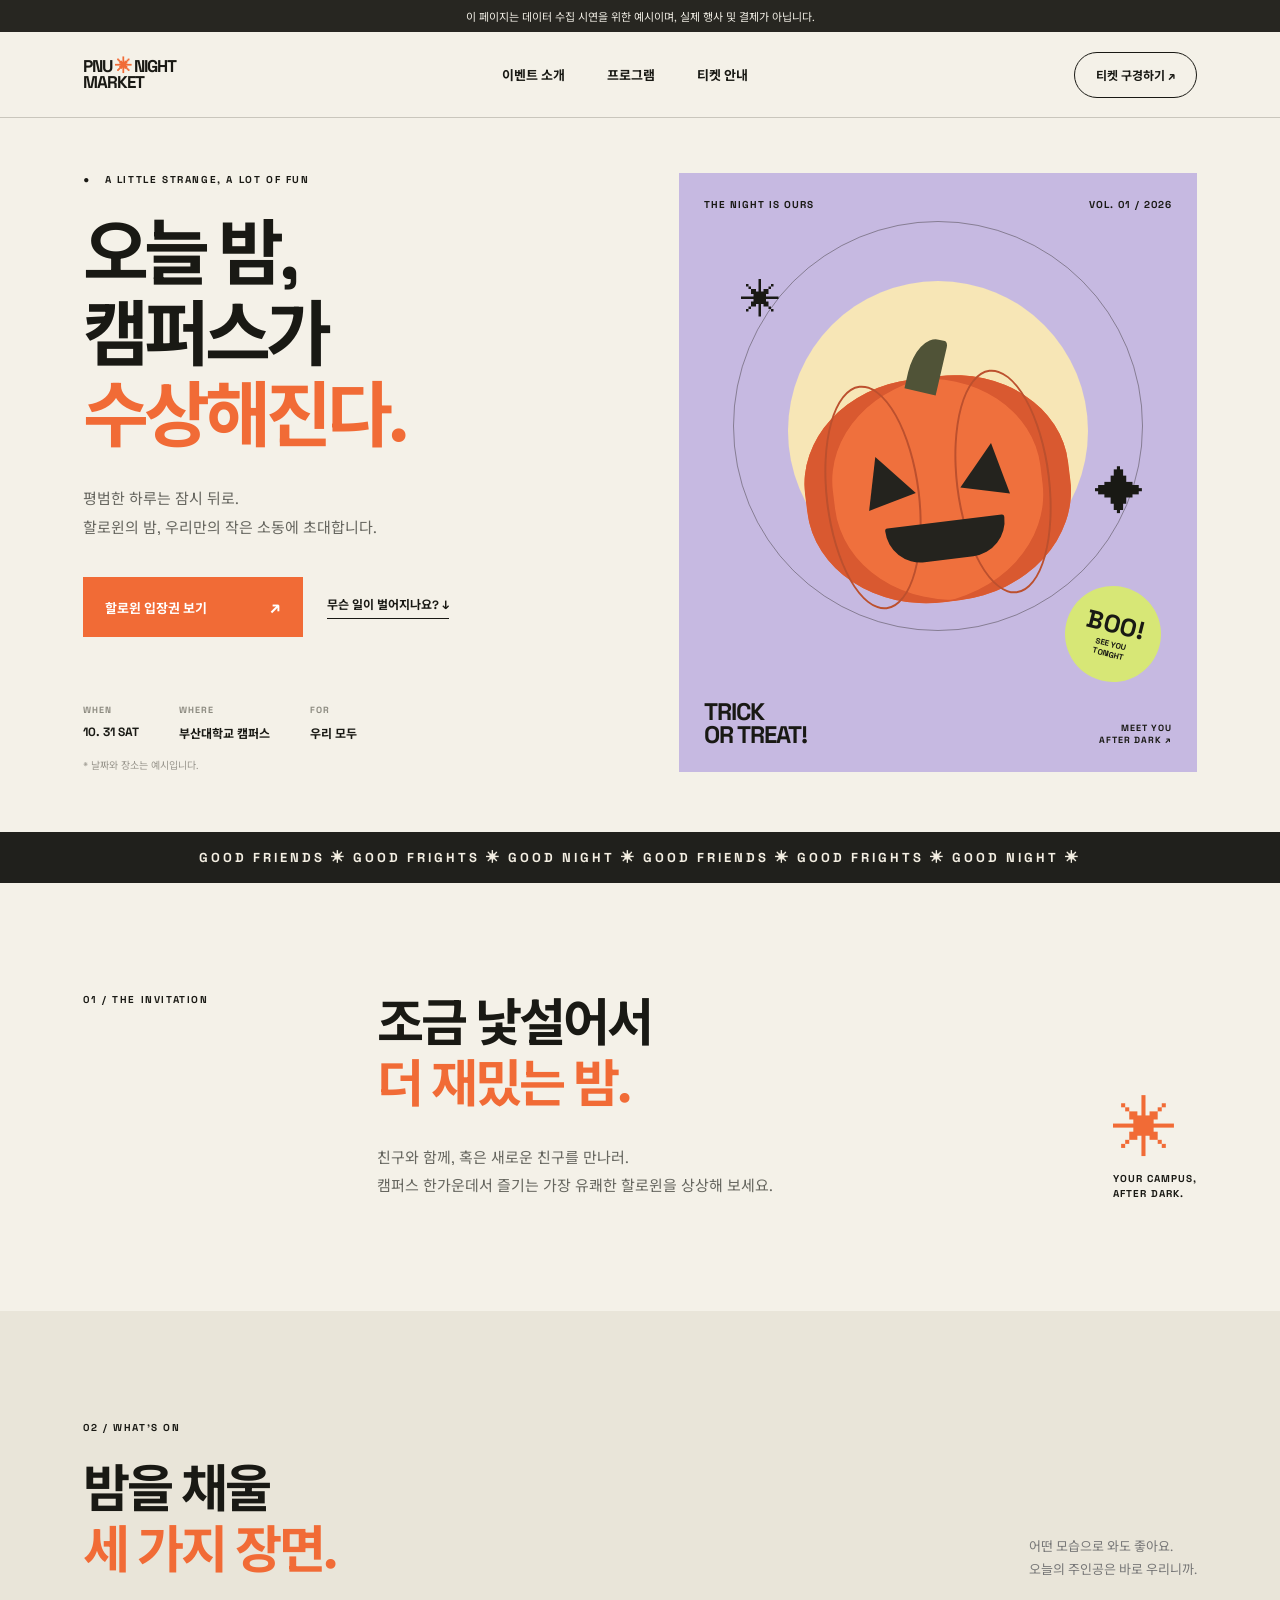
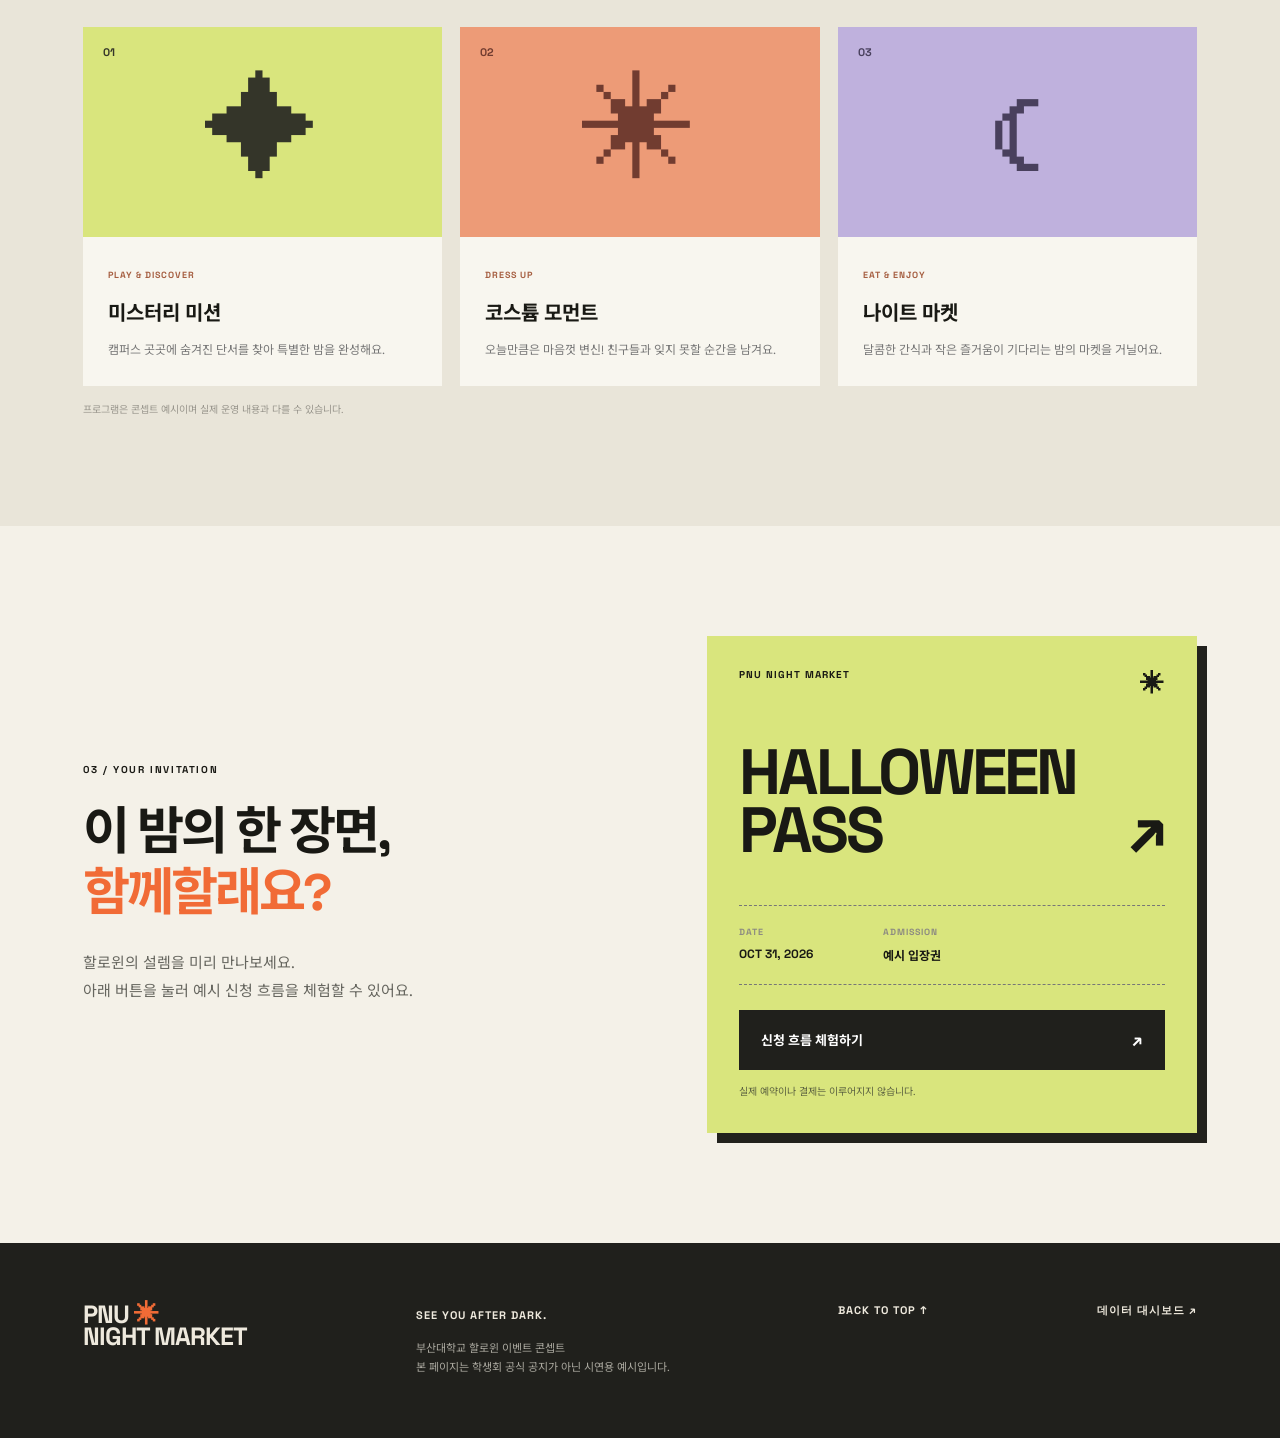
<file: index.html>
﻿<!doctype html><html lang="ko"><head><meta charset="utf-8"><meta name="viewport" content="width=device-width,initial-scale=1"><title>PNU NIGHT MARKET — 할로윈의 밤</title><link rel="preconnect" href="https://fonts.googleapis.com"><link rel="preconnect" href="https://fonts.gstatic.com" crossorigin><link href="https://fonts.googleapis.com/css2?family=Space+Grotesk:wght@400;700&family=Noto+Sans+KR:wght@400;700;900&display=swap" rel="stylesheet"><link rel="stylesheet" href="style.css"></head><body><div class="notice">이 페이지는 데이터 수집 시연을 위한 예시이며, 실제 행사 및 결제가 아닙니다.</div><header><a class="brand" href="#top" data-track="logo">PNU <i>✳</i> NIGHT<br>MARKET</a><nav><a href="#about" data-track="nav_about">이벤트 소개</a><a href="#program" data-track="nav_program">프로그램</a><a href="#ticket" data-track="nav_ticket">티켓 안내</a></nav><a class="header-link" href="#ticket" data-track="header_ticket">티켓 구경하기 ↗</a></header><main id="top"><section class="hero"><div class="hero-copy"><div class="label">● &nbsp; A LITTLE STRANGE, A LOT OF FUN</div><h1>오늘 밤,<br>캠퍼스가<br><em>수상해진다.</em></h1><p>평범한 하루는 잠시 뒤로.<br>할로윈의 밤, 우리만의 작은 소동에 초대합니다.</p><div class="actions"><a class="btn orange" href="#ticket" data-track="hero_ticket">할로윈 입장권 보기 <span>↗</span></a><a class="text-link" href="#program" data-track="hero_program">무슨 일이 벌어지나요? ↓</a></div><div class="meta"><div><small>WHEN</small><b>10. 31 SAT</b></div><div><small>WHERE</small><b>부산대학교 캠퍼스</b></div><div><small>FOR</small><b>우리 모두</b></div></div><div class="caption">* 날짜와 장소는 예시입니다.</div></div><div class="poster" aria-label="할로윈 호박 일러스트"><div class="poster-top"><span>THE NIGHT IS OURS</span><span>VOL. 01 / 2026</span></div><div class="orbit"></div><div class="moon"></div><div class="star star1">✳</div><div class="star star2">✦</div><div class="pumpkin"><div class="stem"></div><div class="eye left"></div><div class="eye right"></div><div class="mouth"></div></div><div class="sticker">BOO!<small>SEE YOU<br>TONIGHT</small></div><div class="poster-bottom"><span>TRICK<br>OR TREAT!</span><span>MEET YOU<br>AFTER DARK ↗</span></div></div></section><div class="ticker">GOOD FRIENDS ✳ GOOD FRIGHTS ✳ GOOD NIGHT ✳ GOOD FRIENDS ✳ GOOD FRIGHTS ✳ GOOD NIGHT ✳</div><section class="intro section" id="about"><div class="label">01 / THE INVITATION</div><div><h2>조금 낯설어서<br><em>더 재밌는 밤.</em></h2><p>친구와 함께, 혹은 새로운 친구를 만나러.<br>캠퍼스 한가운데서 즐기는 가장 유쾌한 할로윈을 상상해 보세요.</p></div><div class="aside">✳<small>YOUR CAMPUS,<br>AFTER DARK.</small></div></section><section class="program section" id="program"><div class="section-heading"><div><div class="label">02 / WHAT'S ON</div><h2>밤을 채울<br><em>세 가지 장면.</em></h2></div><p>어떤 모습으로 와도 좋아요.<br>오늘의 주인공은 바로 우리니까.</p></div><div class="cards"><article><div class="art art1"><b>01</b>✦</div><div class="card-text"><small>PLAY & DISCOVER</small><h3>미스터리 미션</h3><p>캠퍼스 곳곳에 숨겨진 단서를 찾아 특별한 밤을 완성해요.</p></div></article><article><div class="art art2"><b>02</b>✳</div><div class="card-text"><small>DRESS UP</small><h3>코스튬 모먼트</h3><p>오늘만큼은 마음껏 변신! 친구들과 잊지 못할 순간을 남겨요.</p></div></article><article><div class="art art3"><b>03</b>☾</div><div class="card-text"><small>EAT & ENJOY</small><h3>나이트 마켓</h3><p>달콤한 간식과 작은 즐거움이 기다리는 밤의 마켓을 거닐어요.</p></div></article></div><p class="caption">프로그램은 콘셉트 예시이며 실제 운영 내용과 다를 수 있습니다.</p></section><section class="ticket section" id="ticket"><div><div class="label">03 / YOUR INVITATION</div><h2>이 밤의 한 장면,<br><em>함께할래요?</em></h2><p>할로윈의 설렘을 미리 만나보세요.<br>아래 버튼을 눌러 예시 신청 흐름을 체험할 수 있어요.</p></div><div class="ticket-box"><div class="ticket-head"><span>PNU NIGHT MARKET</span><span>✳</span></div><div class="ticket-title">HALLOWEEN<br>PASS <span>↗</span></div><div class="ticket-info"><div><small>DATE</small><b>OCT 31, 2026</b></div><div><small>ADMISSION</small><b>예시 입장권</b></div></div><button class="btn dark" id="open-checkout" data-track="ticket_checkout">신청 흐름 체험하기 <span>↗</span></button><p>실제 예약이나 결제는 이루어지지 않습니다.</p></div></section></main><footer><div class="footer-brand">PNU <i>✳</i><br>NIGHT MARKET</div><div><strong>SEE YOU AFTER DARK.</strong><p>부산대학교 할로윈 이벤트 콘셉트<br>본 페이지는 학생회 공식 공지가 아닌 시연용 예시입니다.</p></div><a href="#top" data-track="back_to_top">BACK TO TOP ↑</a><a href="dashboard.html">데이터 대시보드 ↗</a></footer><dialog id="checkout"><form method="dialog"><button class="close" aria-label="닫기" data-track="checkout_close">×</button></form><div id="checkout-step"><div class="label">ONE LAST STEP / DEMO</div><h2>거의 다 왔어요 <em>✳</em></h2><p>이 버튼은 구매 완료를 가정한 시연입니다. 실제 결제나 예약은 진행되지 않아요.</p><button class="btn orange" id="complete" data-track="demo_complete_button">체험 완료하기 <span>↗</span></button></div><div id="success-step" hidden><div class="label">DEMO COMPLETE</div><h2>즐거운 밤 되세요! <em>✳</em></h2><p>시연이 완료되었습니다. 실제 티켓은 발급되지 않았어요.</p><button class="btn dark" id="finish" data-track="success_close">확인 <span>↗</span></button></div></dialog><script src="app.js"></script></body></html>
</file>
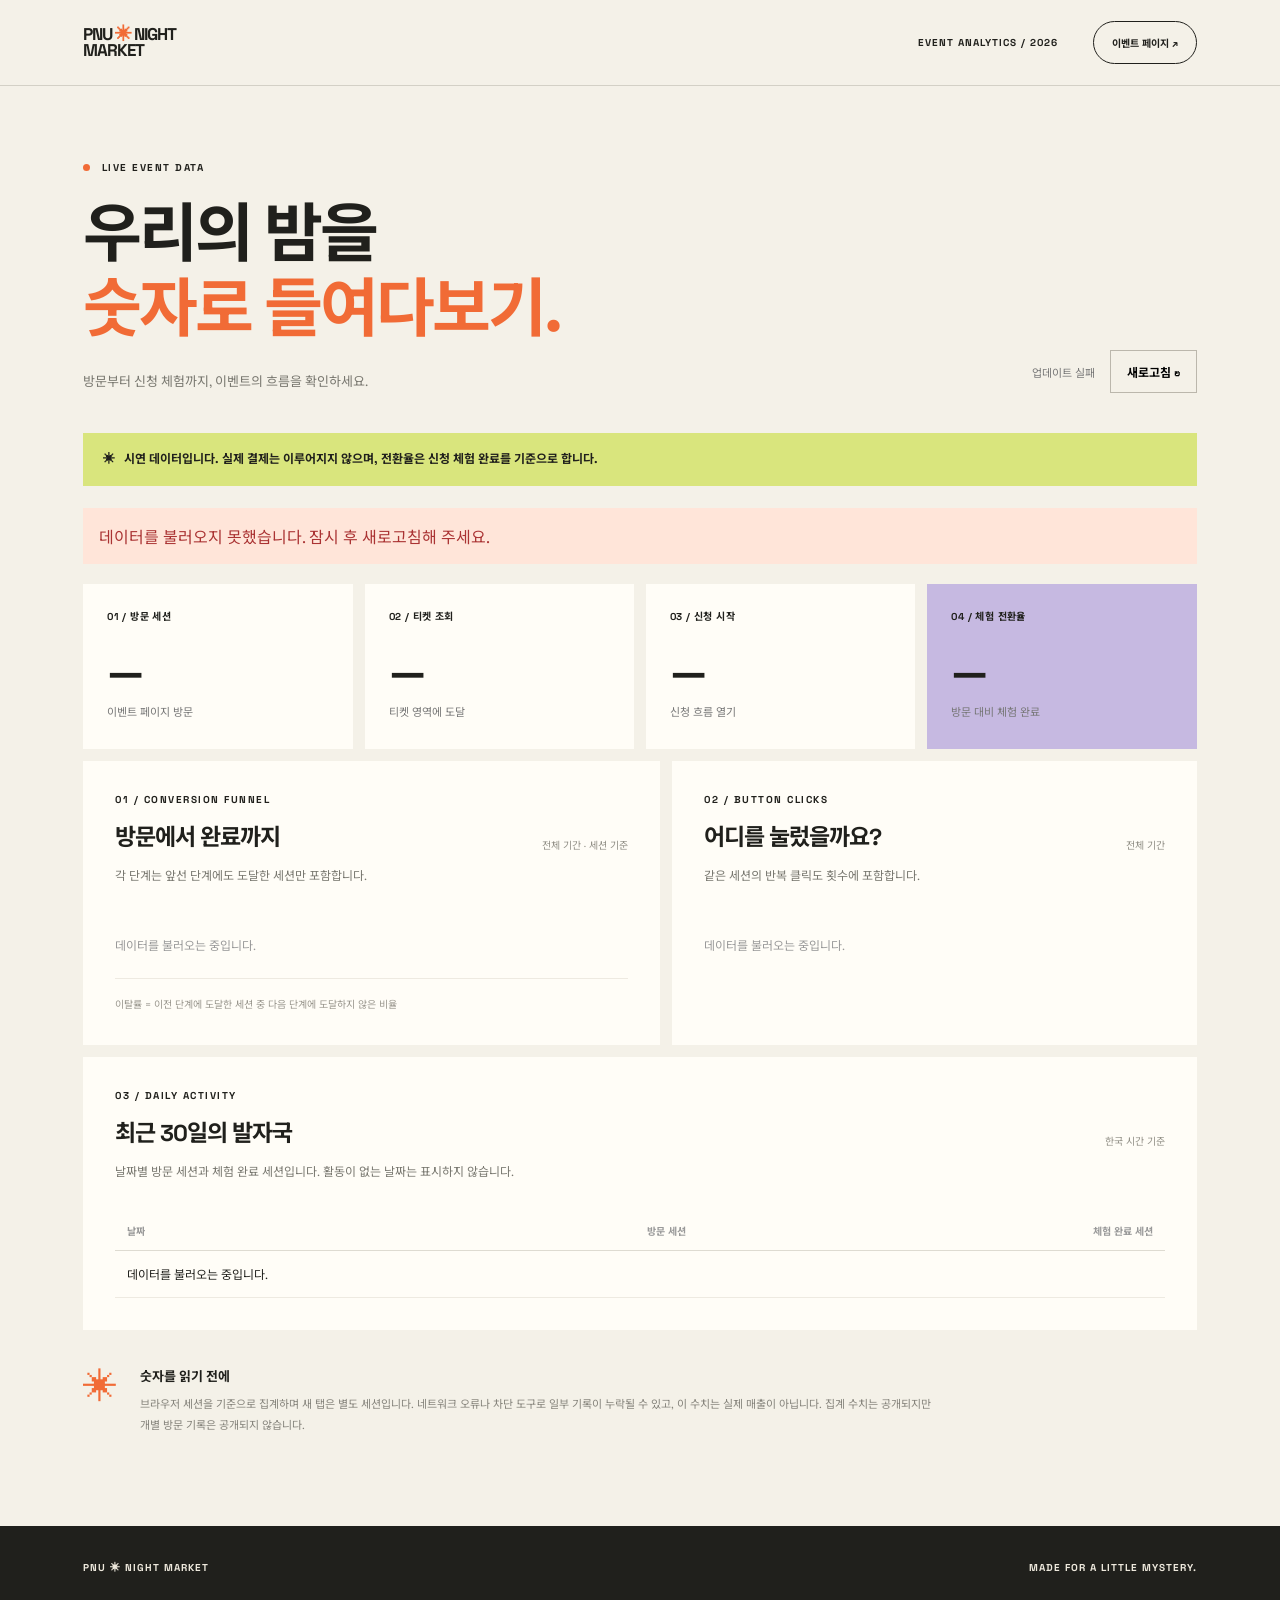
<file: dashboard.html>
﻿<!doctype html><html lang="ko"><head><meta charset="utf-8"><meta name="viewport" content="width=device-width,initial-scale=1"><meta name="theme-color" content="#191914"><title>이벤트 분석 — PNU NIGHT MARKET</title><link rel="preconnect" href="https://fonts.googleapis.com"><link rel="preconnect" href="https://fonts.gstatic.com" crossorigin><link href="https://fonts.googleapis.com/css2?family=Space+Grotesk:wght@400;500;700&family=Noto+Sans+KR:wght@400;500;700;900&display=swap" rel="stylesheet"><link rel="stylesheet" href="dashboard.css"></head><body><header><a class="brand" href="index.html">PNU <span>✳</span> NIGHT<br>MARKET</a><div class="head-right"><span>EVENT ANALYTICS / 2026</span><a href="index.html">이벤트 페이지 ↗</a></div></header><main><div class="heading"><div><div class="eyebrow"><span></span> LIVE EVENT DATA</div><h1>우리의 밤을<br><em>숫자로 들여다보기.</em></h1><p>방문부터 신청 체험까지, 이벤트의 흐름을 확인하세요.</p></div><div class="refresh"><span id="updated">데이터 불러오는 중</span><button id="refresh" type="button">새로고침 ↻</button></div></div><div class="notice">✳ &nbsp; 시연 데이터입니다. 실제 결제는 이루어지지 않으며, 전환율은 신청 체험 완료를 기준으로 합니다.</div><div id="error" class="error" role="alert" hidden>데이터를 불러오지 못했습니다. 잠시 후 새로고침해 주세요.</div><section aria-label="핵심 지표" class="metrics"><article><small>01 / 방문 세션</small><strong id="visits">—</strong><p>이벤트 페이지 방문</p></article><article><small>02 / 티켓 조회</small><strong id="ticket">—</strong><p>티켓 영역에 도달</p></article><article><small>03 / 신청 시작</small><strong id="checkout">—</strong><p>신청 흐름 열기</p></article><article class="accent"><small>04 / 체험 전환율</small><strong id="conversion">—</strong><p>방문 대비 체험 완료</p></article></section><div class="layout"><section class="panel funnel"><div class="panel-head"><div><div class="eyebrow">01 / CONVERSION FUNNEL</div><h2>방문에서 완료까지</h2></div><span>전체 기간 · 세션 기준</span></div><p class="description">각 단계는 앞선 단계에도 도달한 세션만 포함합니다.</p><div id="funnel" class="funnel-list"><p class="empty">데이터를 불러오는 중입니다.</p></div><div class="footnote">이탈률 = 이전 단계에 도달한 세션 중 다음 단계에 도달하지 않은 비율</div></section><section class="panel buttons"><div class="panel-head"><div><div class="eyebrow">02 / BUTTON CLICKS</div><h2>어디를 눌렀을까요?</h2></div><span>전체 기간</span></div><p class="description">같은 세션의 반복 클릭도 횟수에 포함합니다.</p><div id="buttons"><p class="empty">데이터를 불러오는 중입니다.</p></div></section></div><section class="panel daily"><div class="panel-head"><div><div class="eyebrow">03 / DAILY ACTIVITY</div><h2>최근 30일의 발자국</h2></div><span>한국 시간 기준</span></div><p class="description">날짜별 방문 세션과 체험 완료 세션입니다. 활동이 없는 날짜는 표시하지 않습니다.</p><div class="table-wrap"><table><thead><tr><th>날짜</th><th>방문 세션</th><th>체험 완료 세션</th></tr></thead><tbody id="daily"><tr><td colspan="3">데이터를 불러오는 중입니다.</td></tr></tbody></table></div></section><div class="method"><span>✳</span><div><strong>숫자를 읽기 전에</strong><p>브라우저 세션을 기준으로 집계하며 새 탭은 별도 세션입니다. 네트워크 오류나 차단 도구로 일부 기록이 누락될 수 있고, 이 수치는 실제 매출이 아닙니다. 집계 수치는 공개되지만 개별 방문 기록은 공개되지 않습니다.</p></div></div></main><footer><span>PNU ✳ NIGHT MARKET</span><span>MADE FOR A LITTLE MYSTERY.</span></footer><script src="dashboard.js"></script></body></html>
</file>
<file: style.css>
﻿:root{--ink:#191914;--paper:#f4f1e8;--orange:#f16b36}*{box-sizing:border-box}html{scroll-behavior:smooth}body{margin:0;background:var(--paper);color:var(--ink);font-family:'Space Grotesk','Noto Sans KR',sans-serif}a{color:inherit;text-decoration:none}button{font:inherit;cursor:pointer}.notice{background:#272621;color:#f1eee5;text-align:center;font-size:11px;padding:8px}header{height:86px;display:flex;align-items:center;justify-content:space-between;padding:0 6.5%;border-bottom:1px solid #c9c6bc}.brand,.footer-brand{font:700 17px/.91 'Space Grotesk';letter-spacing:-1px}i{color:var(--orange);font-style:normal}nav{display:flex;gap:42px;font-size:13px;font-weight:700}.header-link{border:1px solid;border-radius:40px;padding:13px 21px;font-size:12px;font-weight:700}.hero{display:grid;grid-template-columns:1fr 1fr;min-height:650px;padding:55px 6.5% 60px;gap:7%}.hero-copy{display:flex;flex-direction:column;justify-content:center}.label{font:700 10px 'Space Grotesk';letter-spacing:1.6px}h1,h2,h3,p{margin:0}h1{font-size:clamp(48px,5.6vw,82px);line-height:1.13;letter-spacing:-5px;margin:28px 0}em{font-style:normal;color:var(--orange)}.hero-copy>p,.intro p,.ticket>div>p{font-size:15px;line-height:1.9;color:#66665f}.actions{display:flex;align-items:center;gap:24px;margin-top:35px}.btn{display:flex;justify-content:space-between;align-items:center;border:0;padding:19px 22px;font-weight:700;font-size:13px;min-width:220px}.btn span{font-size:17px}.orange{background:var(--orange);color:#fff}.text-link{font-size:12px;font-weight:700;border-bottom:1px solid;padding-bottom:5px}.meta{display:flex;gap:40px;margin-top:67px}.meta div,.ticket-info div{display:flex;flex-direction:column;gap:8px}.meta small,.ticket-info small{font:700 9px 'Space Grotesk';letter-spacing:1px;color:#8d8b81}.meta b{font-size:12px}.caption{font-size:10px;color:#99968d;margin-top:15px}.poster{background:#c6b9e1;position:relative;overflow:hidden;min-height:560px;padding:25px}.poster-top,.poster-bottom{display:flex;justify-content:space-between;position:relative;z-index:3;font:700 10px 'Space Grotesk';letter-spacing:1px}.poster-bottom{position:absolute;bottom:25px;left:25px;right:25px;align-items:end;font-size:24px;line-height:.95;letter-spacing:-1px}.poster-bottom span:last-child{font-size:9px;line-height:1.4;letter-spacing:1px;text-align:right}.moon{position:absolute;width:300px;height:300px;border-radius:50%;background:#f7e6b6;top:18%;left:50%;transform:translateX(-50%)}.orbit{position:absolute;border:1px solid #27251f66;border-radius:50%;width:410px;height:410px;top:8%;left:50%;transform:translateX(-50%)}.pumpkin{position:absolute;width:265px;height:225px;background:#ef703d;border-radius:45% 45% 47% 47%;top:34%;left:50%;transform:translateX(-50%) rotate(-7deg);box-shadow:inset 28px 0 #d95930,inset -28px 0 #d95930;z-index:2}.pumpkin:before,.pumpkin:after{content:'';position:absolute;top:0;bottom:0;width:90px;border:2px solid #bc502e;border-radius:50%;left:20px}.pumpkin:after{left:auto;right:20px}.stem{position:absolute;width:32px;height:55px;left:120px;top:-40px;background:#505337;border-radius:70% 10% 0 0;transform:rotate(20deg)}.eye{position:absolute;top:72px;width:0;height:0;border-left:25px solid transparent;border-right:25px solid transparent;border-bottom:48px solid #24231e;z-index:2}.eye.left{left:55px;transform:rotate(-14deg)}.eye.right{right:55px;transform:rotate(14deg)}.mouth{position:absolute;left:75px;top:145px;width:120px;height:38px;background:#24231e;border-radius:5px 5px 70px 70px;z-index:2}.star{position:absolute;z-index:2;font-size:40px}.star1{top:17%;left:12%}.star2{top:48%;right:10%;font-size:50px}.sticker{position:absolute;right:7%;bottom:15%;width:96px;height:96px;border-radius:50%;background:#d7e776;display:grid;place-content:center;text-align:center;transform:rotate(14deg);font:700 25px 'Space Grotesk';z-index:4}.sticker small{font-size:8px;line-height:1.2}.ticker{background:#20201c;color:#f3eee2;overflow:hidden;white-space:nowrap;padding:17px;font:700 13px 'Space Grotesk';letter-spacing:3px;text-align:center}.section{padding:110px 6.5%}.intro{display:grid;grid-template-columns:1fr 2fr 1fr;gap:30px}.section h2{font-size:clamp(38px,4vw,58px);line-height:1.2;letter-spacing:-3px}.intro p{margin-top:28px}.aside{align-self:end;justify-self:end;font-size:65px;color:var(--orange)}.aside small{display:block;color:#191914;font:700 10px/1.5 'Space Grotesk';letter-spacing:1px}.program{background:#e9e5d9}.section-heading{display:flex;justify-content:space-between;align-items:end;margin-bottom:45px}.section-heading .label,.ticket .label{margin-bottom:25px}.section-heading>p{font-size:13px;line-height:1.8;color:#777}.cards{display:grid;grid-template-columns:repeat(3,1fr);gap:18px}.cards article{background:#f8f6ef}.art{height:210px;position:relative;display:grid;place-items:center;font-size:115px}.art b{position:absolute;top:18px;left:20px;font:700 11px 'Space Grotesk'}.art1{background:#d9e57d;color:#343529}.art2{background:#ed9b77;color:#713c30}.art3{background:#bfb1dd;color:#49405d}.card-text{padding:25px}.card-text small{font:700 9px 'Space Grotesk';letter-spacing:1px;color:#a65f42}.card-text h3{font-size:20px;margin:14px 0}.card-text p{font-size:12px;line-height:1.8;color:#777}.ticket{display:grid;grid-template-columns:1fr 1fr;gap:12%;align-items:center}.ticket>div>p{margin-top:25px}.ticket-box{background:#d9e57d;padding:32px;box-shadow:10px 10px 0 #22221d}.ticket-head{display:flex;justify-content:space-between;font:700 10px 'Space Grotesk';letter-spacing:1px}.ticket-head span:last-child{font-size:24px}.ticket-title{font:700 clamp(40px,5vw,70px)/.9 'Space Grotesk';letter-spacing:-3px;margin:45px 0}.ticket-title span{float:right}.ticket-info{border-top:1px dashed #777;border-bottom:1px dashed #777;display:flex;gap:70px;padding:20px 0;margin-bottom:25px}.ticket-info b{font-size:12px}.dark{background:#20201c;color:#fff;width:100%}.ticket-box>p{font-size:10px!important;margin-top:12px!important;color:#5d6341!important}footer{background:#20201c;color:#eee9dd;padding:60px 6.5%;display:flex;justify-content:space-between;gap:30px}.footer-brand{font-size:25px}footer strong,footer>a{font:700 11px 'Space Grotesk';letter-spacing:1px}footer p{font-size:11px;color:#aaa89f;line-height:1.8;margin-top:15px}dialog{border:0;background:#f4f1e8;padding:45px;max-width:480px;width:calc(100% - 32px)}dialog::backdrop{background:#171712b8}.close{position:absolute;right:20px;top:15px;border:0;background:none;font-size:30px}dialog h2{font-size:32px;margin:28px 0 15px;letter-spacing:-1px}dialog p{font-size:14px;line-height:1.8;color:#666;margin-bottom:30px}dialog .btn{width:100%}[hidden]{display:none!important}@media(max-width:800px){header{height:70px}nav{display:none}.hero{grid-template-columns:1fr;padding-top:55px;gap:45px}.hero h1{letter-spacing:-3px}.meta{margin-top:45px;gap:25px}.poster{min-height:470px}.section{padding:75px 6.5%}.intro{grid-template-columns:1fr;gap:25px}.aside{display:none}.section-heading{display:block}.section-heading>p{margin-top:20px}.cards{grid-template-columns:1fr}.art{height:180px}.ticket{grid-template-columns:1fr;gap:40px}footer{flex-wrap:wrap}.actions{flex-wrap:wrap}.orbit{width:340px;height:340px}.moon{width:260px;height:260px}.pumpkin{top:32%}}
</file>
<file: dashboard.css>
﻿:root{--ink:#20201c;--orange:#f16b36;--paper:#f4f1e8}*{box-sizing:border-box}body{margin:0;background:var(--paper);color:var(--ink);font-family:'Space Grotesk','Noto Sans KR',sans-serif}a{color:inherit;text-decoration:none}header{height:86px;border-bottom:1px solid #d3d0c6;display:flex;justify-content:space-between;align-items:center;padding:0 6.5%}.brand{font:700 17px/.91 'Space Grotesk';letter-spacing:-1px}.brand span{color:var(--orange)}.head-right{display:flex;align-items:center;gap:35px;font-size:10px;letter-spacing:1px;font-weight:700}.head-right>a{border:1px solid;border-radius:30px;padding:13px 18px;letter-spacing:0}main{max-width:1500px;margin:auto;padding:75px 6.5% 90px}.heading{display:flex;justify-content:space-between;align-items:end;gap:20px}.eyebrow{font:700 10px 'Space Grotesk';letter-spacing:1.5px}.heading .eyebrow span{display:inline-block;width:7px;height:7px;border-radius:50%;background:var(--orange);margin-right:7px}h1,h2,p{margin:0}h1{font-size:clamp(42px,5vw,68px);line-height:1.17;letter-spacing:-3px;margin:23px 0}h1 em{font-style:normal;color:var(--orange)}.heading p,.description{font-size:13px;color:#78776f;line-height:1.8}.refresh{display:flex;align-items:center;gap:15px;font-size:11px;color:#777}.refresh button{background:transparent;border:1px solid #bbb7ac;padding:12px 16px;font:700 12px 'Noto Sans KR';cursor:pointer}.notice{margin:40px 0 22px;background:#d9e57d;padding:17px 20px;font-size:12px;font-weight:700;line-height:1.6}.error{background:#ffe5d9;padding:16px;margin-bottom:20px;color:#a33}.metrics{display:grid;grid-template-columns:repeat(4,1fr);gap:12px}.metrics article{background:#fffdf7;padding:24px;min-height:165px}.metrics article.accent{background:#c6b9e1}.metrics small{display:block;font-weight:700;font-size:10px;letter-spacing:.4px}.metrics strong{display:block;font:700 42px 'Space Grotesk';letter-spacing:-2px;margin:22px 0 5px}.metrics p{font-size:11px;color:#777}.layout{display:grid;grid-template-columns:1.1fr 1fr;gap:12px;margin-top:12px}.panel{background:#fffdf7;padding:32px}.panel-head{display:flex;justify-content:space-between;align-items:end;gap:15px}.panel-head h2{font-size:23px;letter-spacing:-1px;margin-top:12px}.panel-head>span{font-size:10px;color:#929087;white-space:nowrap}.description{margin:14px 0 28px;font-size:12px}.funnel-row{margin:22px 0}.row-label{display:flex;justify-content:space-between;align-items:center;font-size:12px;font-weight:700;margin-bottom:9px}.row-label strong{font:700 16px 'Space Grotesk'}.bar{height:11px;background:#efede5}.bar span{display:block;height:100%;background:var(--orange);min-width:0}.funnel-row:nth-child(2) .bar span{background:#ed9b77}.funnel-row:nth-child(3) .bar span{background:#bfb1dd}.funnel-row:nth-child(4) .bar span{background:#a6bd58}.drop{text-align:right;color:#99968d;font-size:10px;margin-top:6px}.footnote{border-top:1px solid #eeeae1;padding-top:17px;font-size:10px;line-height:1.7;color:#99968d}.button-row{padding:14px 0;border-bottom:1px solid #eeeae1;display:flex;justify-content:space-between;gap:12px;font-size:12px}.button-row strong{font:700 15px 'Space Grotesk'}.button-row small{color:#999;font-size:10px;margin-left:8px}.empty{font-size:12px;color:#999;line-height:1.8;padding:20px 0}.daily{margin-top:12px}.table-wrap{overflow-x:auto}table{width:100%;border-collapse:collapse;text-align:left;font-size:12px}th{font-size:10px;color:#999;font-weight:700;padding:12px;border-bottom:1px solid #dedbd1}td{padding:14px 12px;border-bottom:1px solid #eeeae1}th:not(:first-child),td:not(:first-child){text-align:right}.method{display:flex;gap:22px;padding:35px 0 0}.method>span{font-size:35px;color:var(--orange)}.method strong{font-size:13px}.method p{max-width:800px;font-size:11px;color:#85837b;line-height:1.9;margin-top:8px}footer{display:flex;justify-content:space-between;padding:35px 6.5%;background:#20201c;color:#eee9dd;font:700 10px 'Space Grotesk';letter-spacing:1px}@media(max-width:800px){header{height:70px}.head-right>span{display:none}main{padding-top:50px}.heading{display:block}.refresh{margin-top:25px}.metrics{grid-template-columns:1fr 1fr}.metrics article{min-height:140px;padding:18px}.metrics strong{font-size:34px}.layout{grid-template-columns:1fr}.panel{padding:24px}.panel-head h2{font-size:20px}footer{gap:20px}}
</file>
